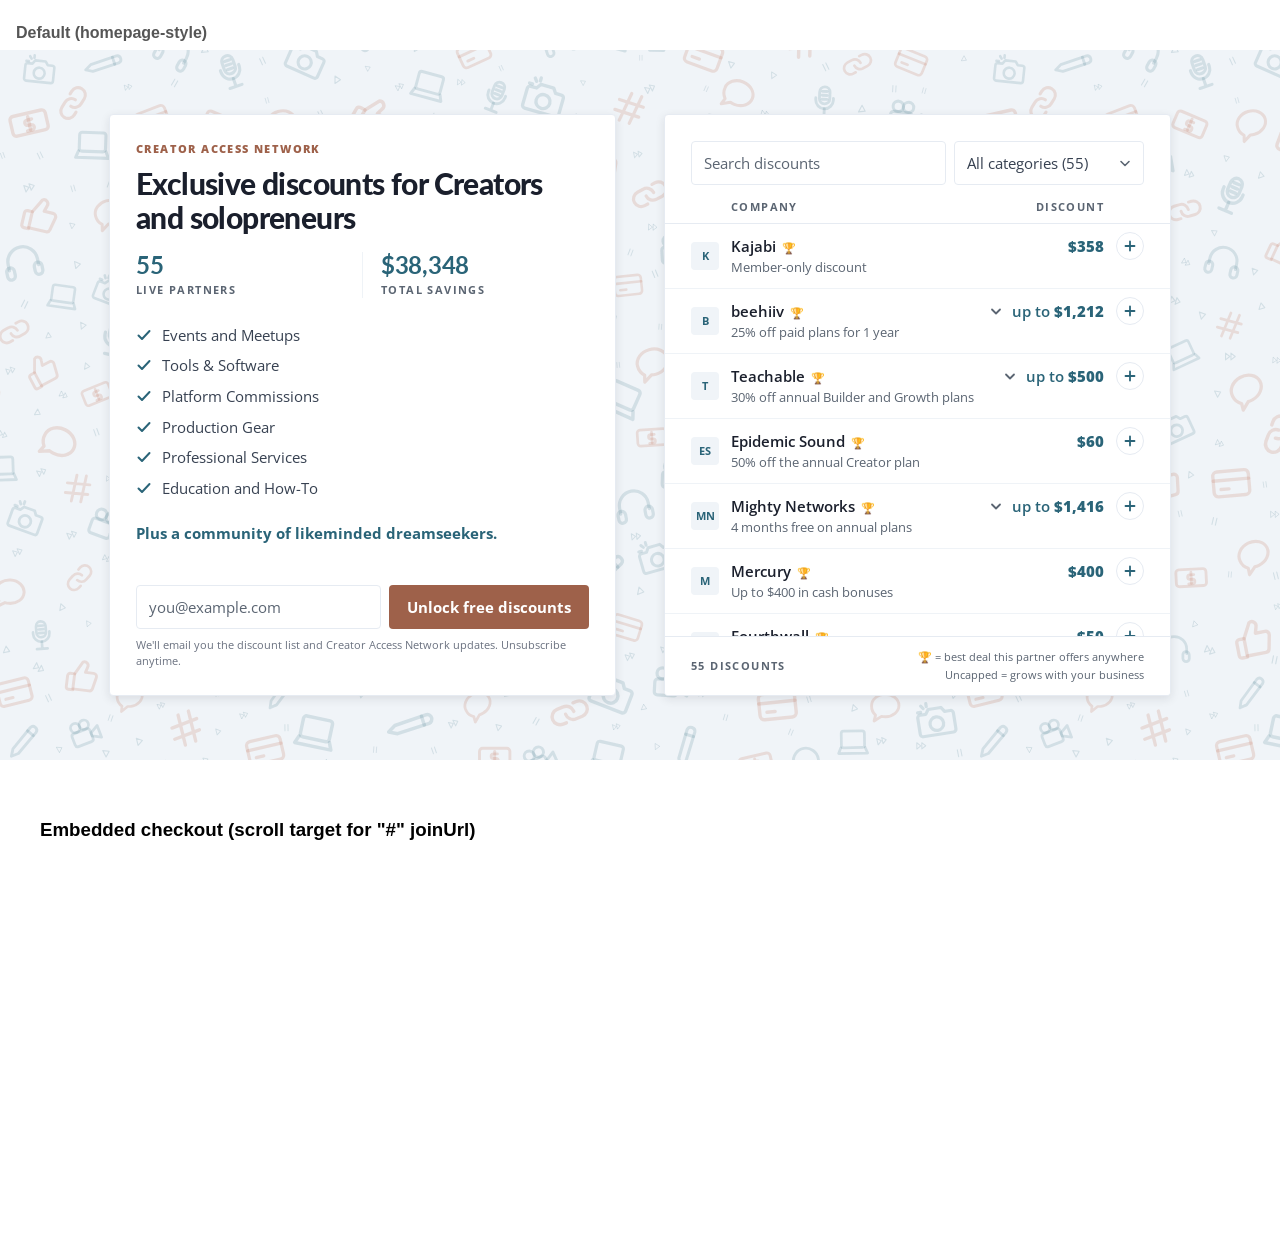
<file: index.html>
<!doctype html>
<meta charset="utf-8">
<meta name="viewport" content="width=device-width, initial-scale=1">
<title>CAN widget - test harness</title>
<style>body{margin:0;font-family:sans-serif}h4{margin:24px 16px 8px;color:#555}</style>

<h4>Default (homepage-style)</h4>
<div id="cansw-mount"></div>
<script>
/* Test configs:
   ?test=demote   - co-brand page using the NEW demotePartners key + topPicks.
                    Mercury is deliberately in BOTH lists and shares no
                    category with the host: it must sort to the bottom, which
                    proves the explicit-demote key works on its own (not just
                    via shared-category auto-demotion) and that it beats
                    topPicks. Diverges from the live Thematic stub on purpose.
   ?test=picks    - co-brand page with topPicks and NO explicit demote (beehiiv
                    spec: topPicks pin under the host — including picks that
                    share a category with it — while every OTHER shared-category
                    partner is auto-demoted to the bottom)
   ?test=legacy   - co-brand page using the DEPRECATED hidePartners alias
   ?test=cobrand  - photo co-brand + "#" joinUrl (scroll to checkout) + a
                    top-level headline override (headline is NOT a cobrand key)
   ?test=capture  - capture endpoint + "#" joinUrl so submit is exercisable
   ?test=unlink   - unlinkCtas preview surface */
var q = new URLSearchParams(location.search).get('test');
if (q === 'demote') {
  window.CANSW_OVERRIDES = {
    defaultCategory: 'All categories',
    captureTag: 'cobrand-thematic',
    captureUrl: 'https://www.creatoraccessnetwork.com/forms/2149650486/form_submissions',
    demotePartners: ["Slipstream", "Epidemic Sound", "Mercury"],
    topPicks: ["Buy.Video", "Elevate.io", "EditHers", "Insense", "Mercury", "Wispr Flow"],
    cobrand: { mode: "logo",
      image: "https://cdn.commoninja.com/asset/f42e7860-717e-4a27-a3e8-2714a8152586.png",
      name: "Thematic", title: "Real artists' music for your content" }
  };
} else if (q === 'picks') {
  window.CANSW_OVERRIDES = {
    topPicks: ["Growth in Reverse", "Creator Wizard", "Pop.store", "Wispr Flow", "Mercury"],
    cobrand: { mode: "logo",
      image: "https://cdn.commoninja.com/asset/17226348-3ca7-4837-9a75-9f863e05dad5.png",
      name: "beehiiv", title: "The newsletter platform built for growth" }
  };
} else if (q === 'legacy') {
  window.CANSW_OVERRIDES = {
    hidePartners: ["Kajabi", "Teachable", "Nas.com"],
    cobrand: { mode: "logo",
      image: "https://cdn.commoninja.com/asset/f42e7860-717e-4a27-a3e8-2714a8152586.png",
      name: "Mighty Networks", title: "Community platform" }
  };
} else if (q === 'cobrand') {
  window.CANSW_OVERRIDES = {
    defaultCategory: "Newsletter", joinUrl: "#section-checkout",
    headline: "The tools I'd hand every Creator journalist",
    cobrand: { mode: "photo",
      image: "https://lh3.googleusercontent.com/d/1OJp9mL7J-kExivS8QSghWFKXYN-A2VVi",
      name: "Rahim Jessani", title: "Founder, Bottom Up Media" }
  };
} else if (q === 'capture') {
  /* capture endpoint set AND a "#" joinUrl, so the submit path can be
     exercised without navigating away from the harness */
  window.CANSW_OVERRIDES = {
    joinUrl: '#section-checkout',
    captureTag: 'test-harness',
    captureUrl: 'https://www.creatoraccessnetwork.com/forms/2149650486/form_submissions'
  };
} else if (q === 'unlink') {
  window.CANSW_OVERRIDES = { unlinkCtas: true };
}
</script>
<script src="cansw.js"></script>
<div id="section-checkout" style="height:400px;background:#fff;padding:40px">
  <h3>Embedded checkout (scroll target for "#" joinUrl)</h3>
</div>
</file>
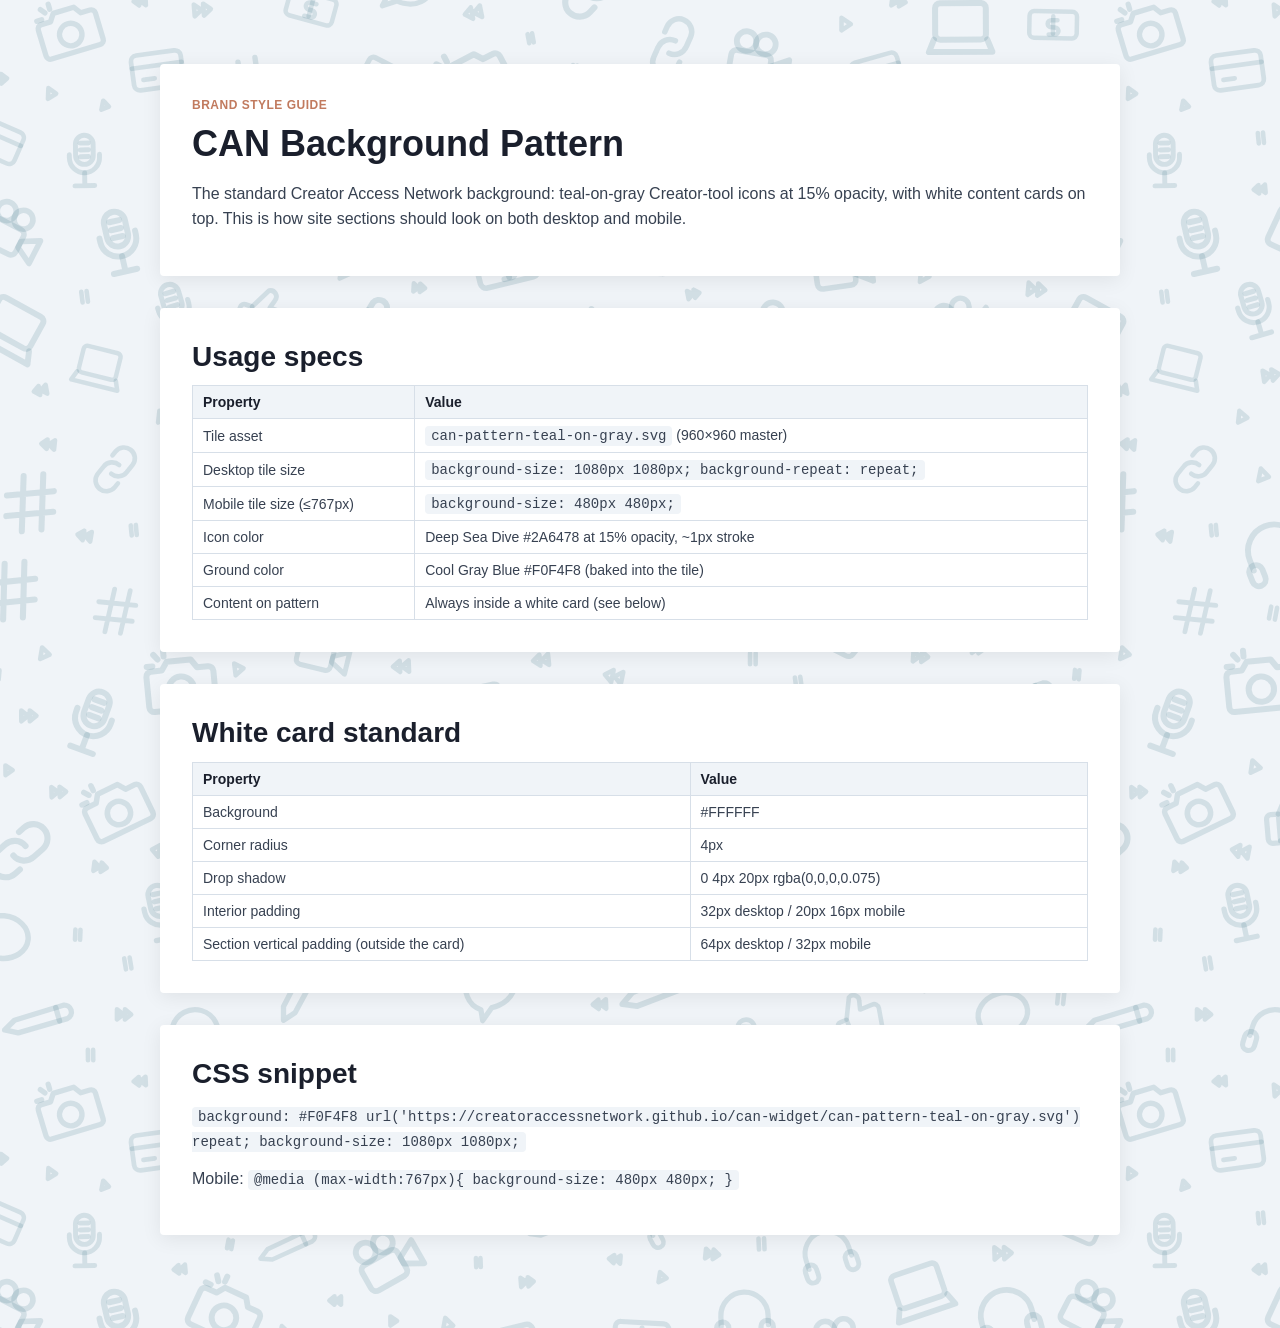
<file: can-pattern-preview.html>
<!doctype html>
<html lang="en">
<head>
<meta charset="utf-8">
<meta name="viewport" content="width=device-width, initial-scale=1">
<title>CAN Background Pattern — Live Preview</title>
<style>
  :root { --tile: 1080px; }
  body {
    margin: 0;
    font-family: 'Open Sans', -apple-system, 'Segoe UI', Helvetica, Arial, sans-serif;
    color: #374151;
    background: #F0F4F8 url('can-pattern-teal-on-gray.svg') repeat;
    background-size: 1080px 1080px;
  }
  @media (max-width: 767px) { body { background-size: 480px 480px; } }
  .wrap { max-width: 960px; margin: 0 auto; padding: 64px 24px; }
  .card {
    background: #FFFFFF;
    border-radius: 4px;
    box-shadow: 0 4px 20px rgba(0,0,0,0.075);
    padding: 32px;
    margin-bottom: 32px;
  }
  @media (max-width: 767px) { .card { padding: 20px 16px; } }
  h1 { color: #1A1F2C; font-size: 36px; line-height: 1.15; margin: 0 0 16px; }
  h2 { color: #1A1F2C; font-size: 28px; line-height: 1.2; margin: 0 0 12px; }
  p { font-size: 16px; line-height: 1.6; margin: 0 0 12px; }
  .eyebrow { color: #C17A5E; font-size: 12px; font-weight: 600; letter-spacing: 0.5px; text-transform: uppercase; margin: 0 0 8px; }
  code { background: #F0F4F8; border-radius: 4px; padding: 2px 6px; font-size: 14px; }
  table { border-collapse: collapse; width: 100%; font-size: 14px; }
  td, th { border: 1px solid #D7DFE8; padding: 8px 10px; text-align: left; }
  th { background: #F0F4F8; color: #1A1F2C; }
</style>
</head>
<body>
  <div class="wrap">
    <div class="card">
      <p class="eyebrow">Brand Style Guide</p>
      <h1>CAN Background Pattern</h1>
      <p>The standard Creator Access Network background: teal-on-gray Creator-tool icons at 15% opacity, with white content cards on top. This is how site sections should look on both desktop and mobile.</p>
    </div>
    <div class="card">
      <h2>Usage specs</h2>
      <table>
        <tr><th>Property</th><th>Value</th></tr>
        <tr><td>Tile asset</td><td><code>can-pattern-teal-on-gray.svg</code> (960&times;960 master)</td></tr>
        <tr><td>Desktop tile size</td><td><code>background-size: 1080px 1080px; background-repeat: repeat;</code></td></tr>
        <tr><td>Mobile tile size (&le;767px)</td><td><code>background-size: 480px 480px;</code></td></tr>
        <tr><td>Icon color</td><td>Deep Sea Dive #2A6478 at 15% opacity, ~1px stroke</td></tr>
        <tr><td>Ground color</td><td>Cool Gray Blue #F0F4F8 (baked into the tile)</td></tr>
        <tr><td>Content on pattern</td><td>Always inside a white card (see below)</td></tr>
      </table>
    </div>
    <div class="card">
      <h2>White card standard</h2>
      <table>
        <tr><th>Property</th><th>Value</th></tr>
        <tr><td>Background</td><td>#FFFFFF</td></tr>
        <tr><td>Corner radius</td><td>4px</td></tr>
        <tr><td>Drop shadow</td><td>0 4px 20px rgba(0,0,0,0.075)</td></tr>
        <tr><td>Interior padding</td><td>32px desktop / 20px 16px mobile</td></tr>
        <tr><td>Section vertical padding (outside the card)</td><td>64px desktop / 32px mobile</td></tr>
      </table>
    </div>
    <div class="card">
      <h2>CSS snippet</h2>
      <p><code>background: #F0F4F8 url('https://creatoraccessnetwork.github.io/can-widget/can-pattern-teal-on-gray.svg') repeat; background-size: 1080px 1080px;</code></p>
      <p>Mobile: <code>@media (max-width:767px){ background-size: 480px 480px; }</code></p>
    </div>
  </div>
</body>
</html>
</file>
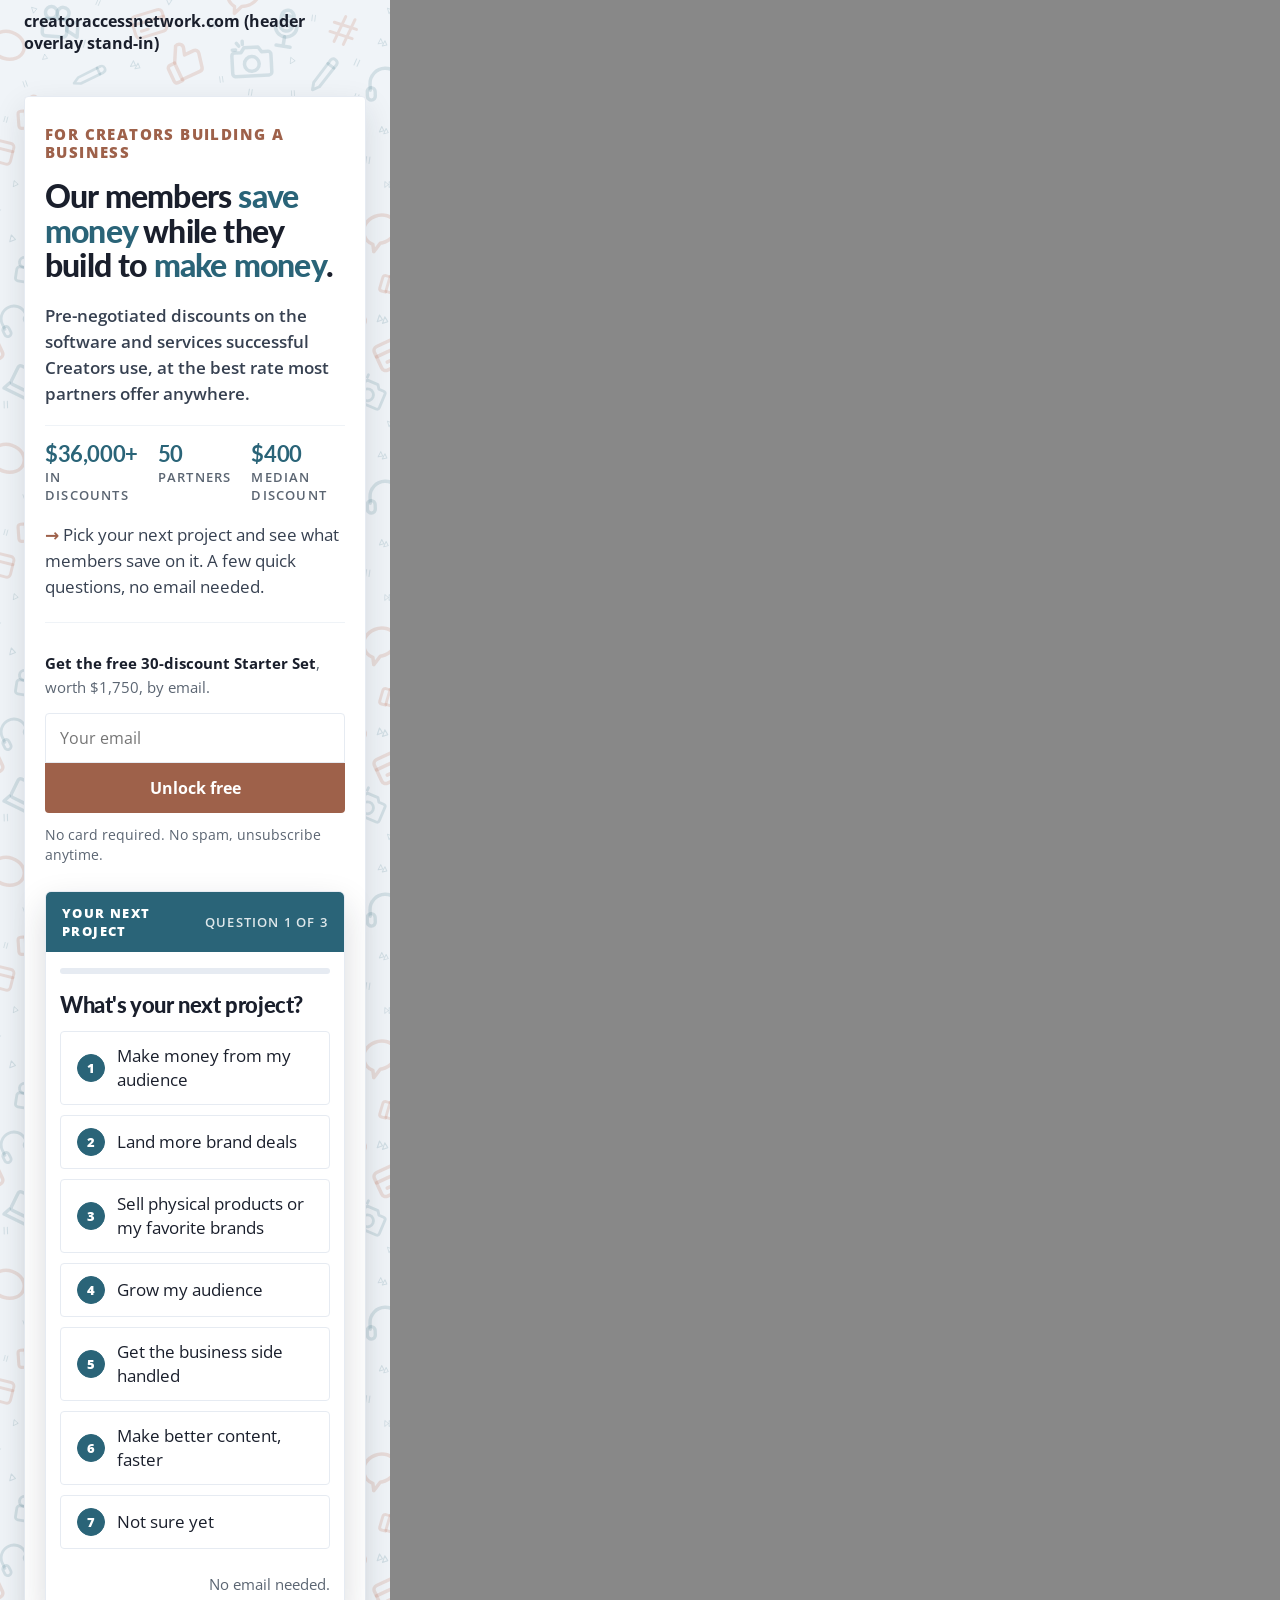
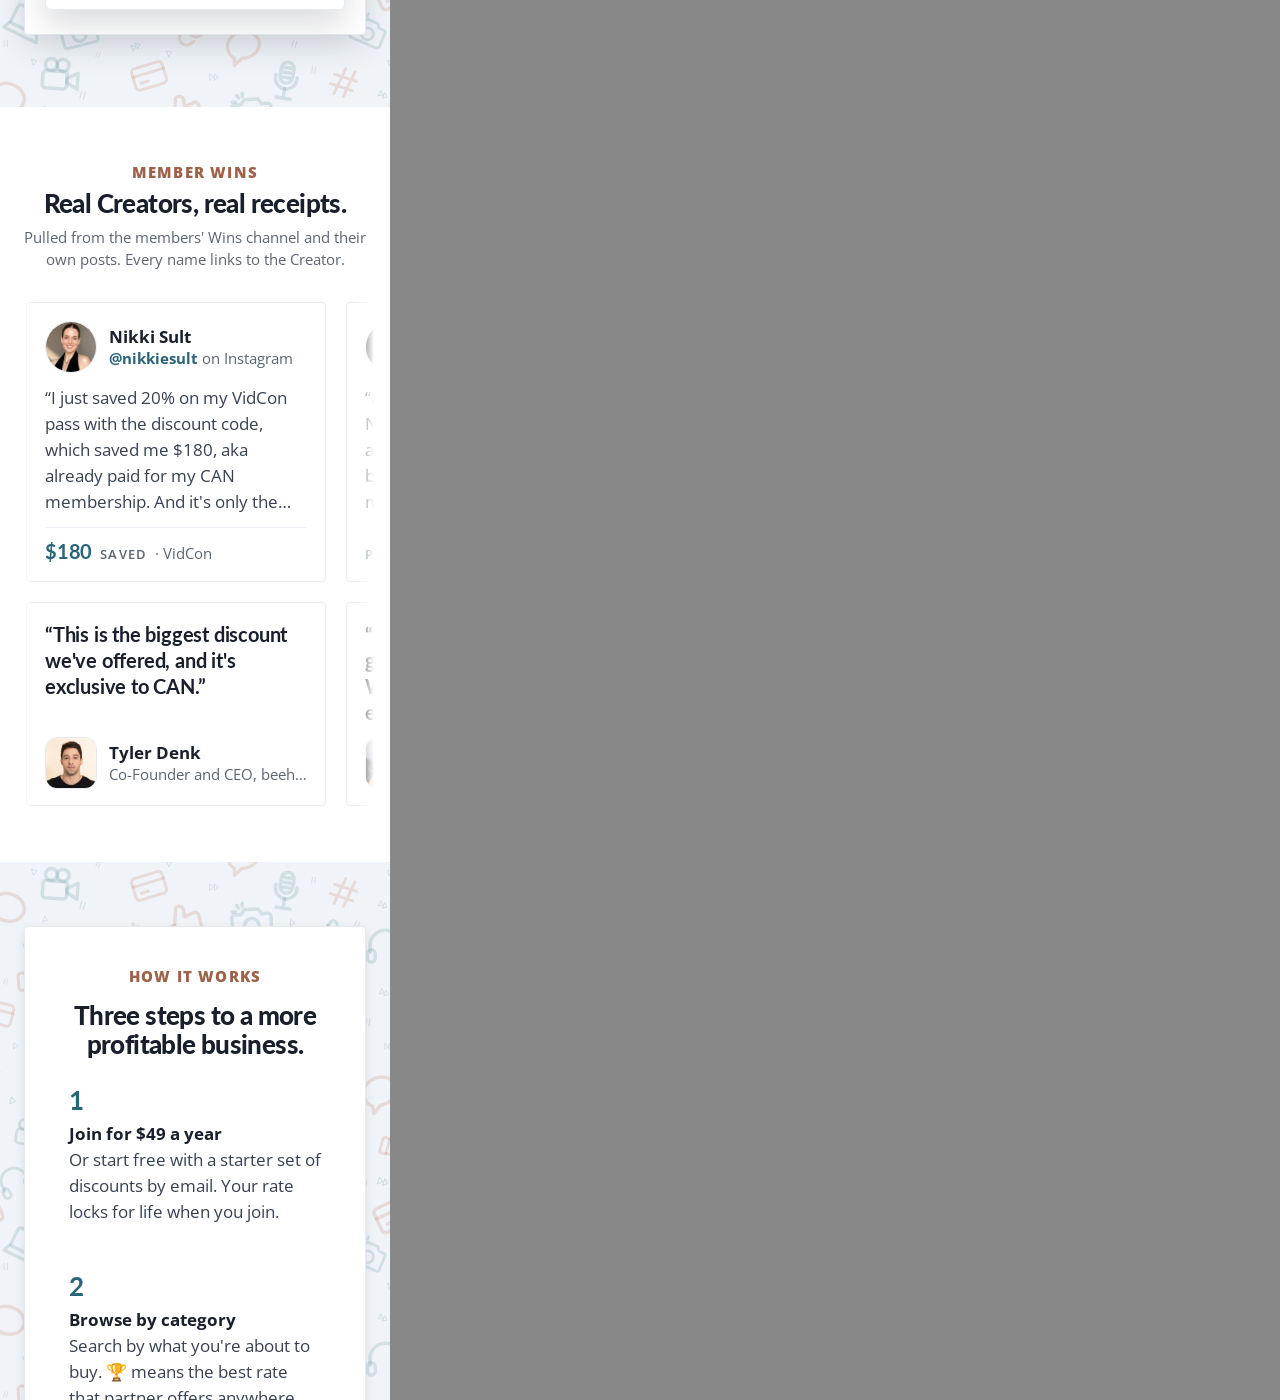
<file: test/mobile-frame 2.html>
<!doctype html><html><head><meta charset="utf-8"><style>body{margin:0;background:#888}iframe{display:block;border:0;width:390px;height:3000px;background:#fff}</style></head><body><iframe src="home.html"></iframe></body></html>
</file>
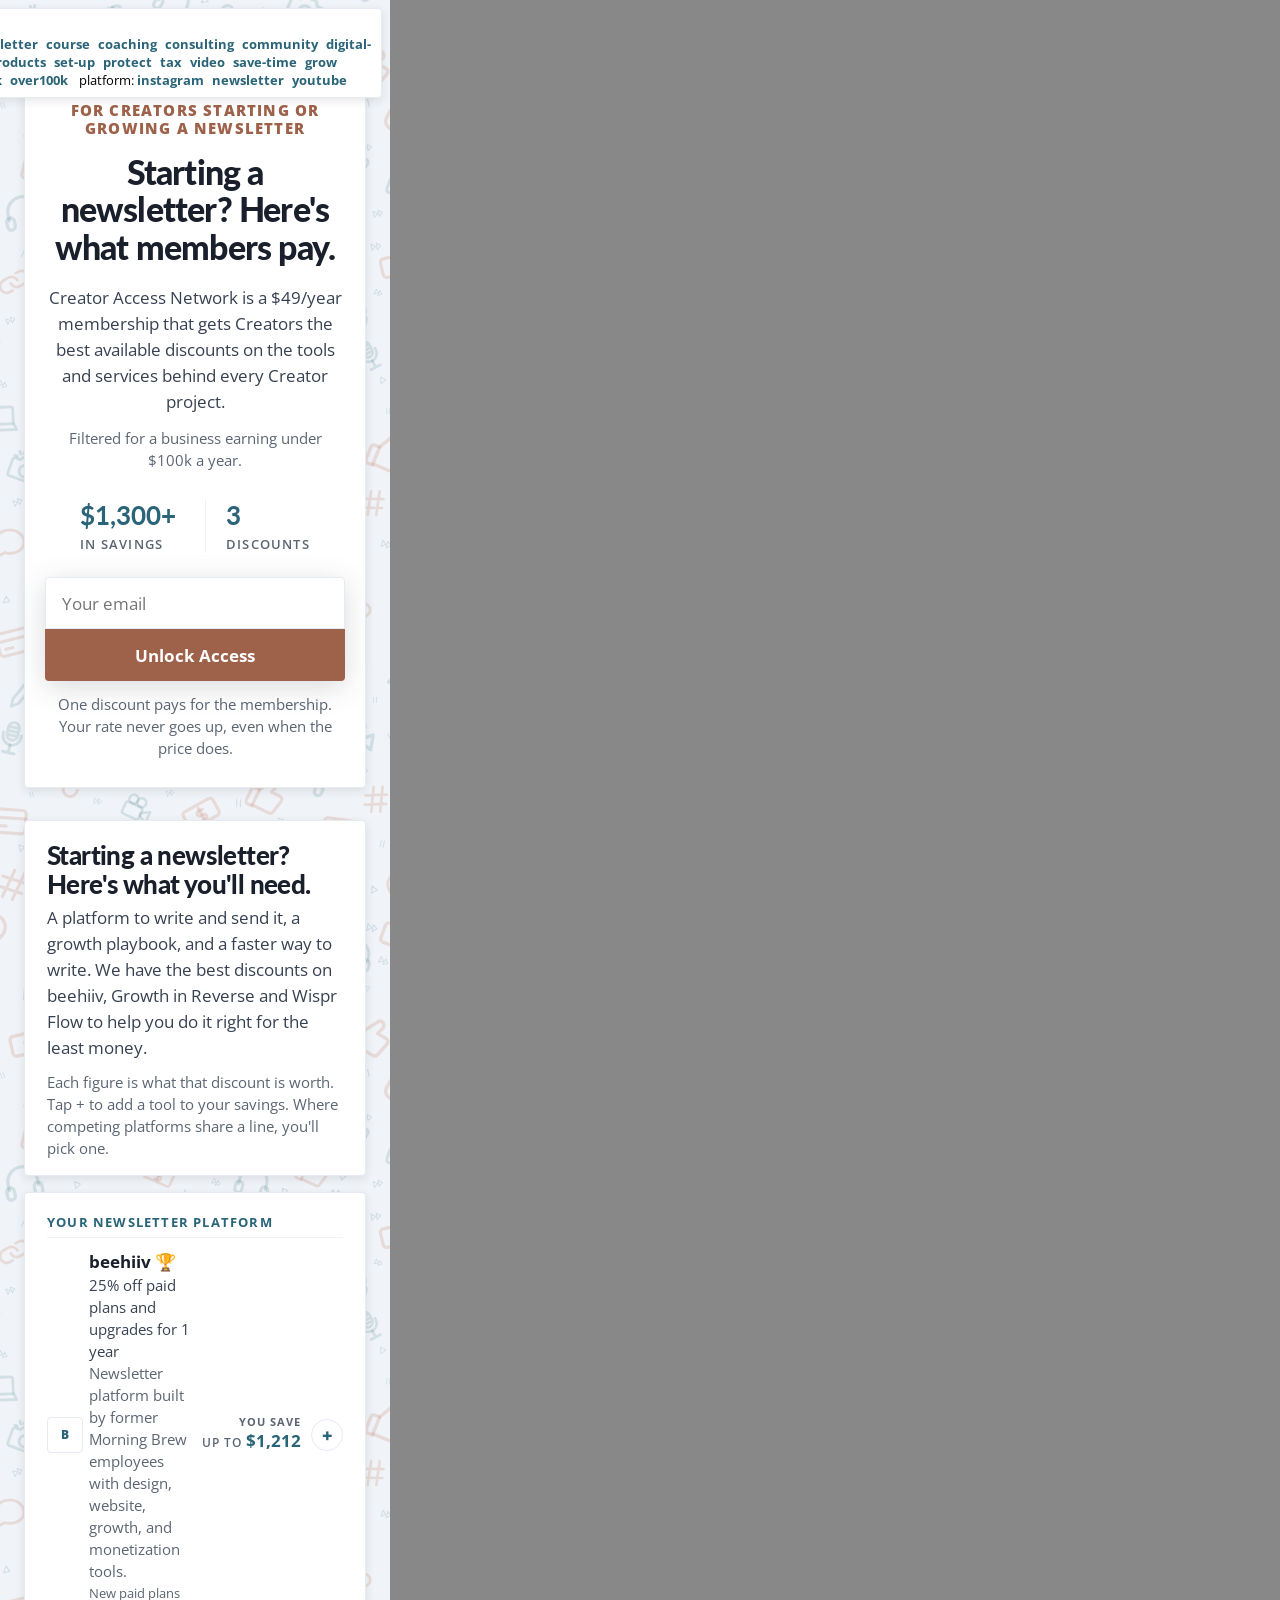
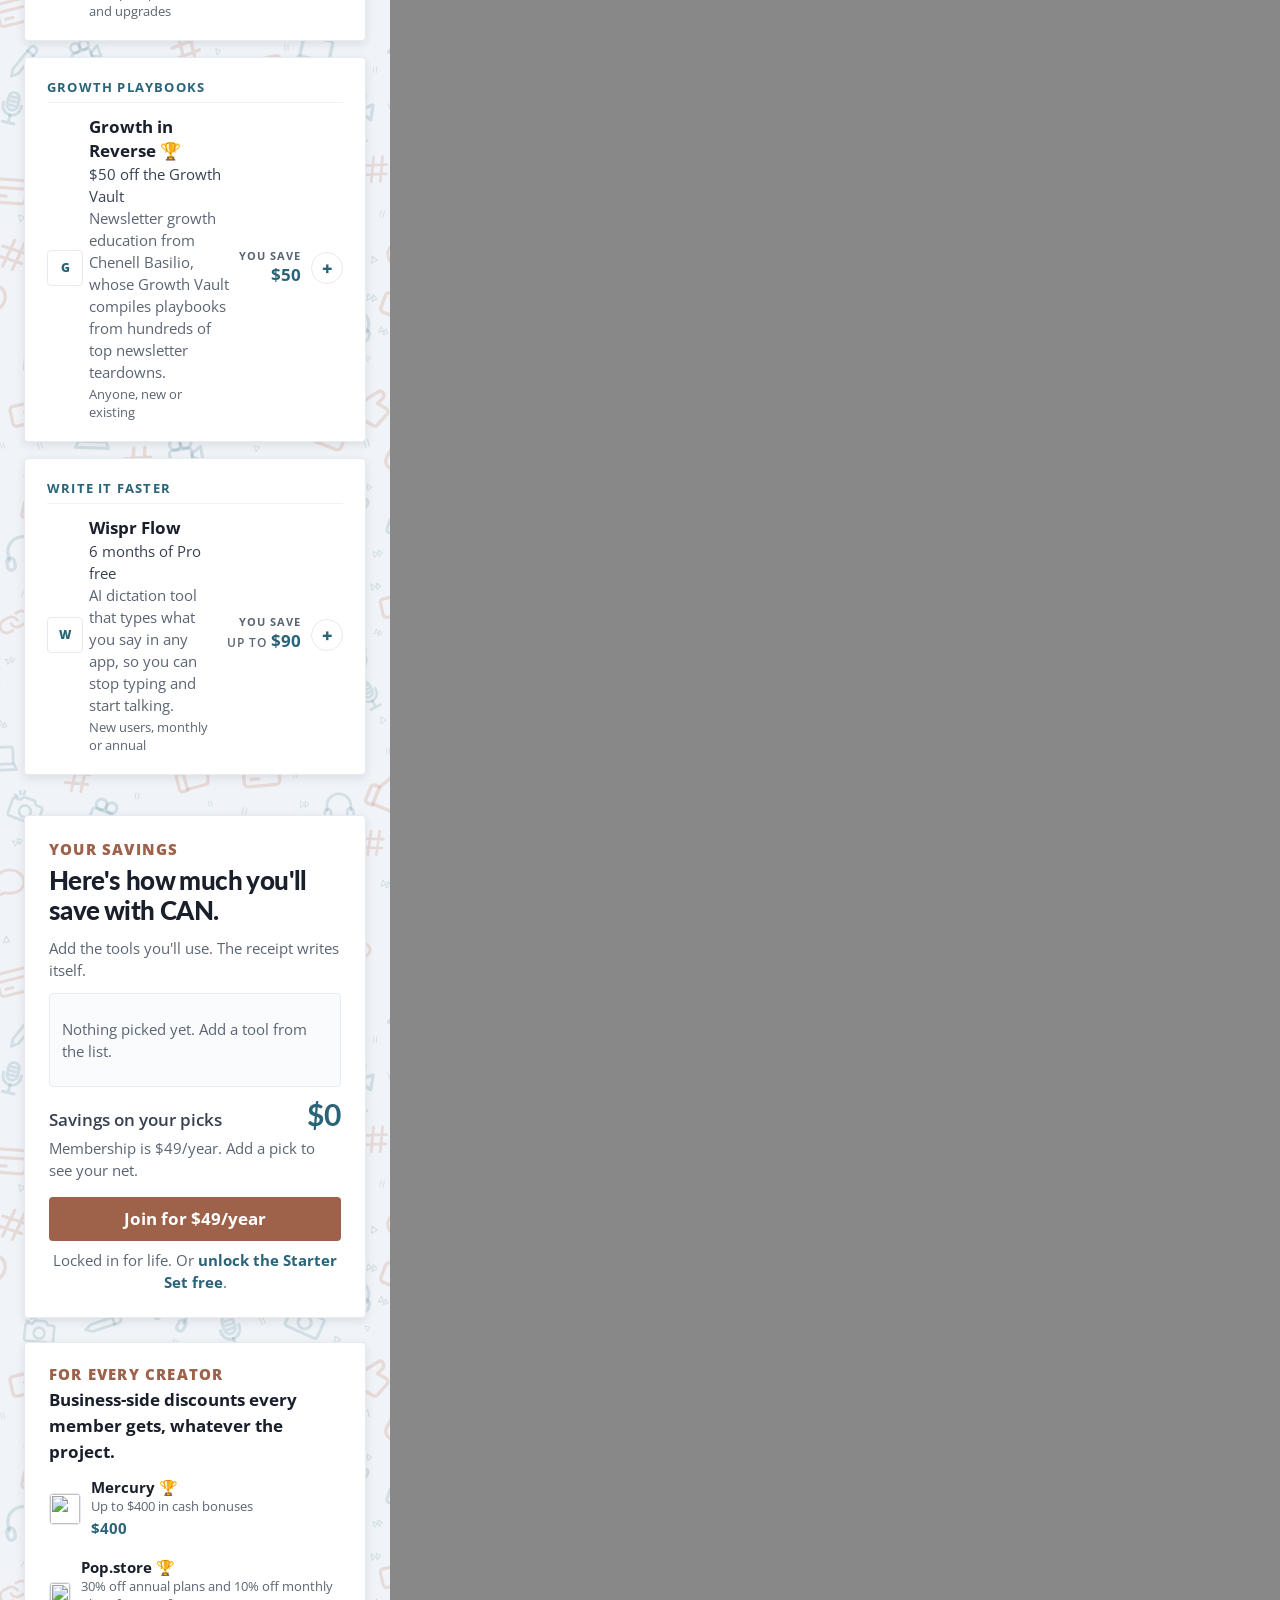
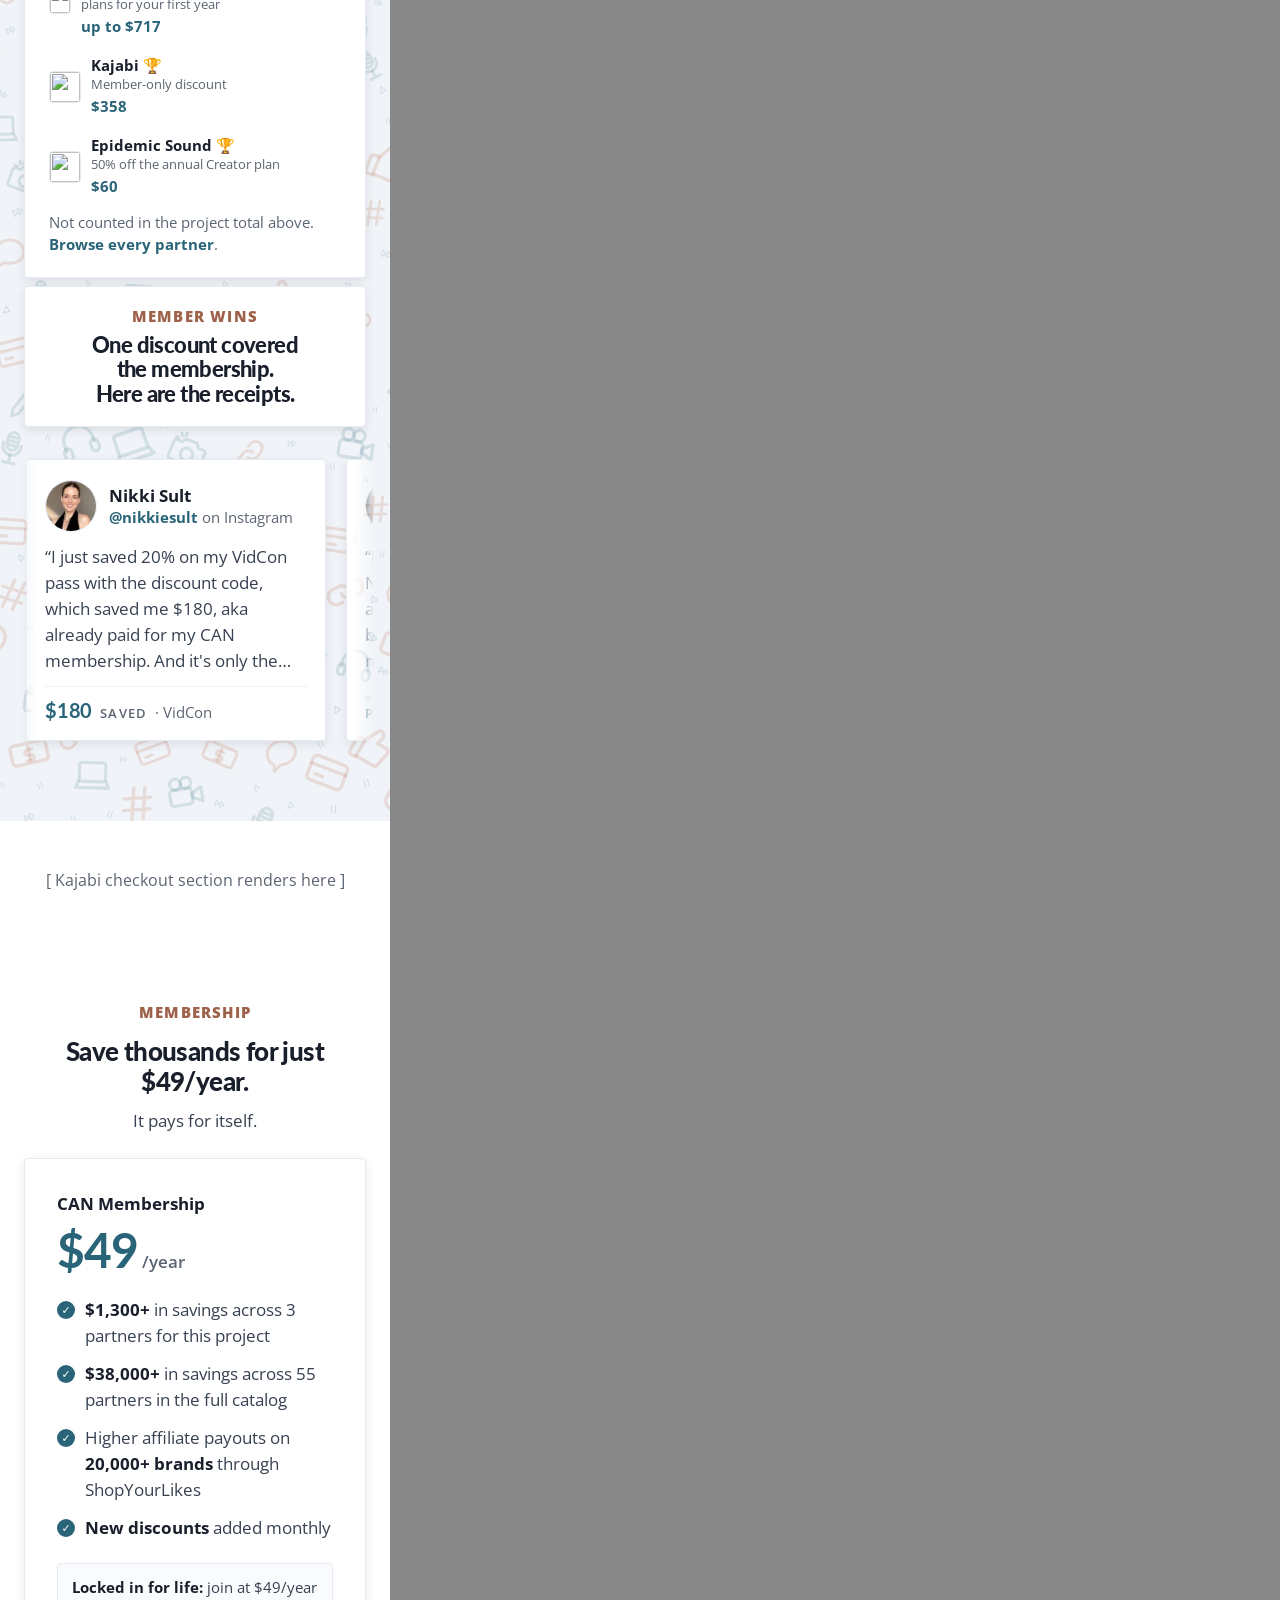
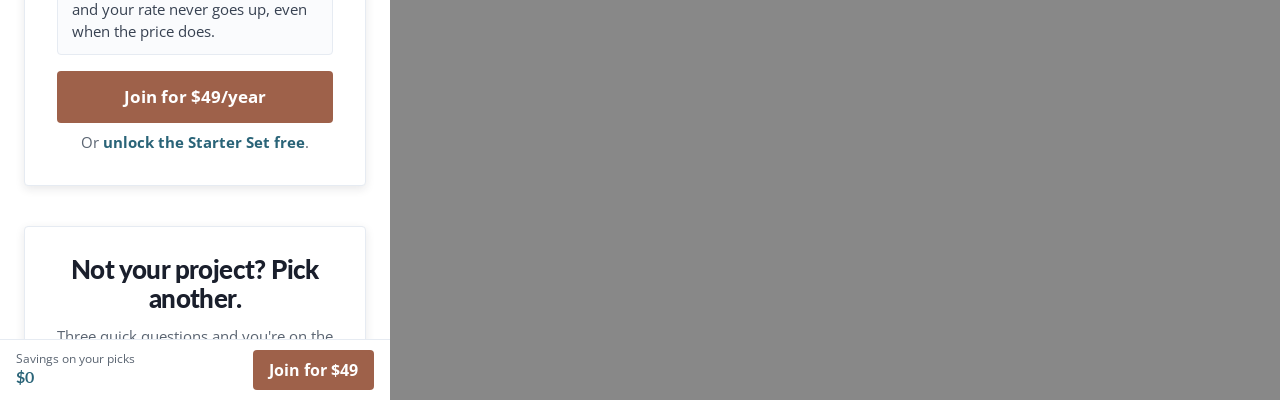
<file: test/mobile-frame-seg.html>
<!doctype html><html><head><meta charset="utf-8"><style>body{margin:0;background:#888}iframe{display:block;border:0;width:390px;height:5200px;background:#fff}</style></head><body><iframe src="segment.html?seg=newsletter&stage=under100k&via=quiz"></iframe></body></html>
</file>
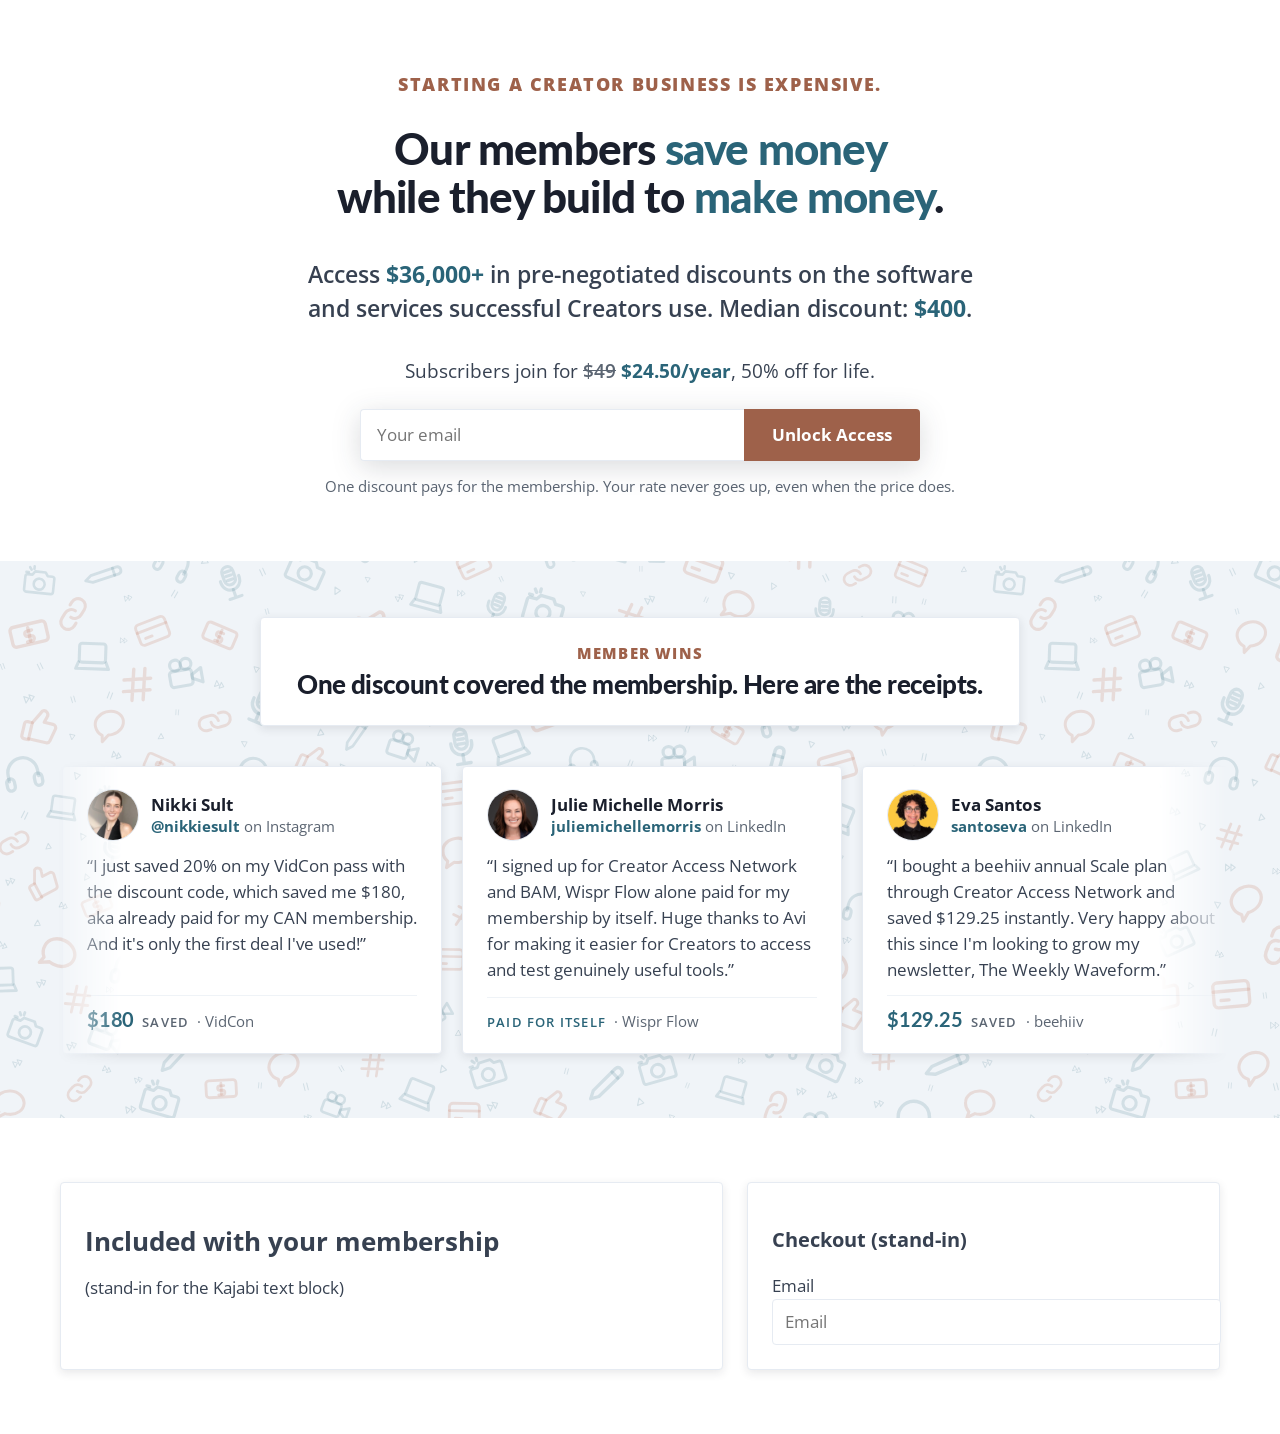
<file: test/offer.html>
<!doctype html>
<html lang="en">
<head>
<meta charset="utf-8">
<meta name="viewport" content="width=device-width, initial-scale=1">
<title>CAN offer page harness (hero v3 Unlock Access + Member Wins + fake checkout)</title>
<style>
  body{margin:0;overflow-x:hidden;font-family:'Open Sans',system-ui,sans-serif;background:#F0F4F8 url('../can-pattern-v4-desktop.svg') repeat;background-size:970px 970px}
  .section{padding:64px 24px}.container{max-width:1200px;margin:0 auto}.row{display:flex}.col-12{width:100%}
  #section-1744906803654{background:#fff}
  .fakeco{max-width:1160px;margin:0 auto;display:grid;grid-template-columns:7fr 5fr;gap:24px}
  .fakeco .box{background:#fff;border:1px solid #E6EBF2;border-radius:4px;box-shadow:0 3px 10px rgba(26,31,44,.1);padding:24px}
  .fakeco input{width:100%;height:44px;border:1px solid #E6EBF2;border-radius:4px;padding:0 12px;font:inherit}
</style>
</head>
<body>
<div id="mount"></div>
<script>
/* ?cfg=newsletter (default) | beehiiv ... Renders the hero payload from scripts/payloads/offer-hero-v3/<cfg>.json,
   the Member Wins block, and a stand-in Kajabi checkout section with an email input (to test the scroll + prefill). */
(function () {
  var BASE = "https://creatoraccessnetwork.github.io/can-widget/", LOCAL = location.href.replace(/test\/[^/]*$/, "");
  var cfg = (location.search.match(/cfg=([a-z0-9]+)/) || [])[1] || "newsletter";
  var host = document.getElementById("mount");
  function addSection(id, html, pad) {
    var sec = document.createElement("div"); sec.className = "section"; sec.id = "section-" + id; if (pad) sec.style.padding = pad;
    var col = document.createElement("div"); col.className = "col-12";
    var tmp = document.createElement("div"); tmp.innerHTML = html.split(BASE).join(LOCAL);
    Array.prototype.slice.call(tmp.childNodes).forEach(function (n) {
      if (n.tagName === "SCRIPT") { var sc = document.createElement("script"); if (n.src) sc.src = n.src; else sc.textContent = n.textContent; col.appendChild(sc); } else col.appendChild(n);
    });
    var row = document.createElement("div"); row.className = "row"; row.appendChild(col);
    var c = document.createElement("div"); c.className = "container"; c.appendChild(row); sec.appendChild(c); host.appendChild(sec);
  }
  Promise.all([fetch("../scripts/payloads/offer-hero-v3/" + cfg + ".json").then(function (r) { return r.json(); }),
               fetch("../scripts/payloads/offer-wins/" + cfg + ".json").then(function (r) { return r.json(); })]).then(function (r) {
    var hero = r[0].settings.sections["1787370000000"], wins = r[1].settings.sections["1787370000012"];
    addSection("1787370000000", hero.blocks["1787370000000_0"].settings.code, "72px 24px 64px");
    addSection("1787370000012", wins.blocks["1787370000012_0"].settings.code, "56px 24px 48px");
    addSection("1744906803654", '<div class="fakeco"><div class="box"><h2>Included with your membership</h2><p>(stand-in for the Kajabi text block)</p></div><div class="box"><h3>Checkout (stand-in)</h3><label>Email<input type="email" placeholder="Email"></label></div></div>');
  });
})();
</script>
</body>
</html>
</file>
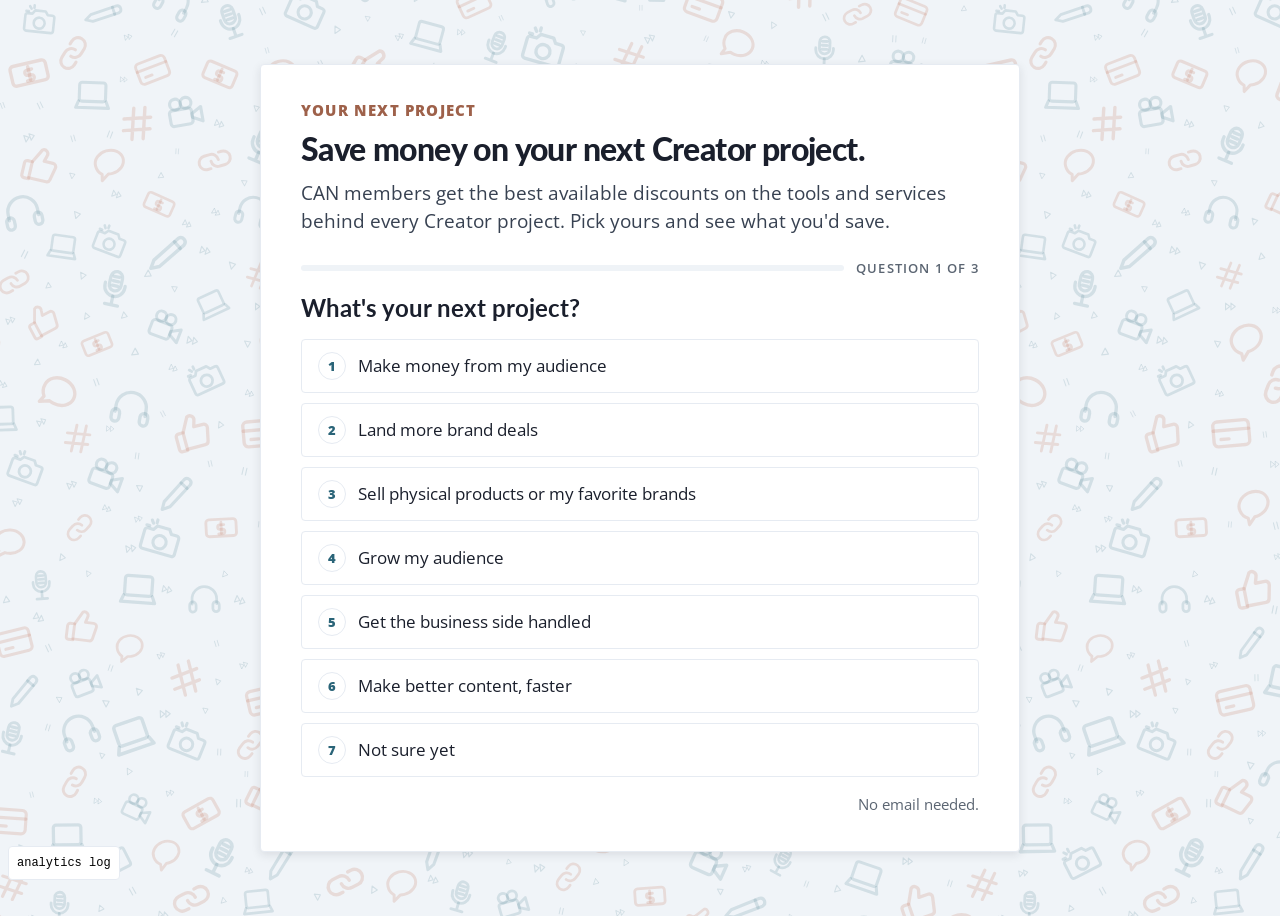
<file: test/quiz.html>
<!doctype html>
<html lang="en"><head><meta charset="utf-8"><meta name="viewport" content="width=device-width,initial-scale=1"><title>CAN quiz harness</title>
<link href="https://fonts.googleapis.com/css2?family=Lato:wght@400;700;900&family=Open+Sans:wght@400;600;700;800&display=swap" rel="stylesheet">
<style>body{margin:0;background:#F0F4F8 url('../can-pattern-v4-desktop.svg') repeat;background-size:970px 970px;font-family:'Open Sans',system-ui,sans-serif}#section-1787360000007{padding:64px 24px}
#log{position:fixed;left:8px;bottom:8px;max-width:420px;max-height:40vh;overflow:auto;background:#fff;border:1px solid #E6EBF2;border-radius:4px;padding:8px;font:12px/16px monospace;z-index:50}</style></head><body>
<div id="section-1787360000007"><div id="quiz"><div id="can-quiz-mount"></div></div></div>
<pre id="log">analytics log</pre>
<script>
window.dataLayer=[];window.gtag=function(){var a=[].slice.call(arguments);document.getElementById("log").textContent+="\ngtag "+JSON.stringify(a);};
// hold the redirect so the harness can show where it would go
(function(){var log=document.getElementById("log");var origAssign=null;
window.addEventListener("beforeunload",function(){});
document.addEventListener("click",function(e){var a=e.target.closest&&e.target.closest("a");if(a&&/offers\//.test(a.href)){e.preventDefault();log.textContent+="\nWOULD GO TO "+a.href;}});
})();
window.CANQUIZ_BASE=location.href.replace(/test\/[^\/]*$/,"");
</script>
<script src="../can-quiz.js"></script>
</body></html>
</file>
